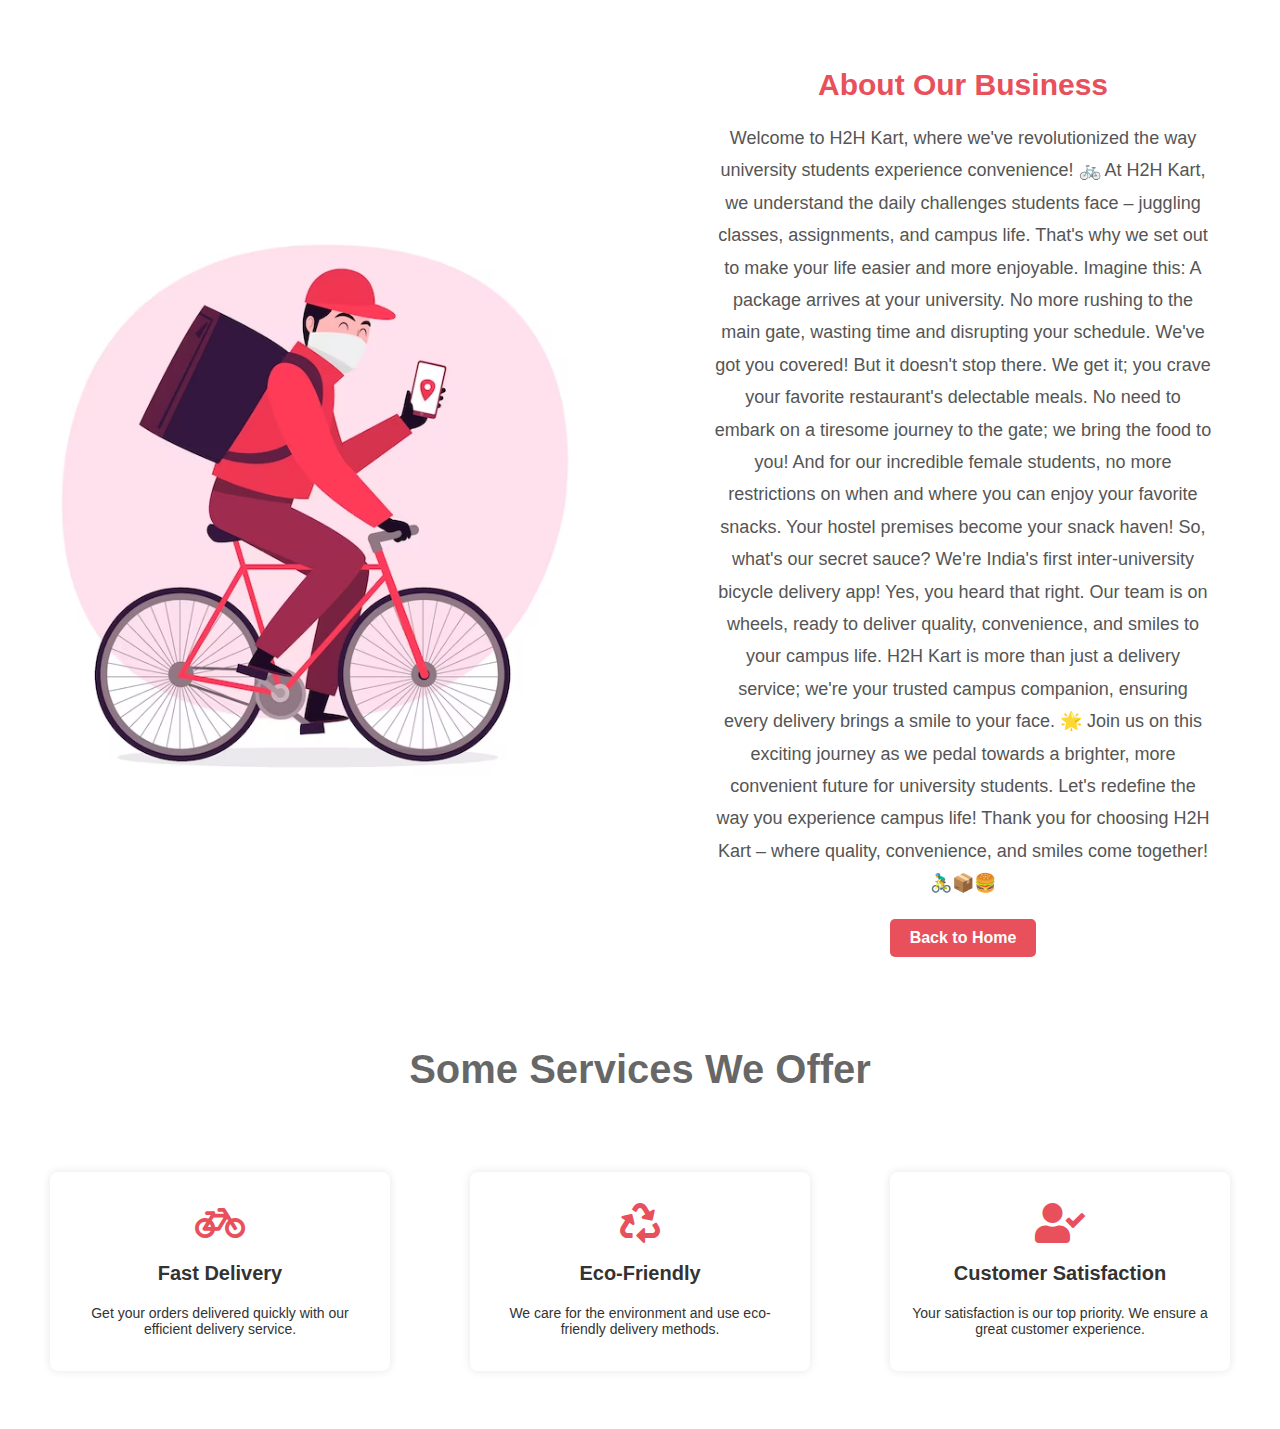
<file: About.html>
<!DOCTYPE html>
<html lang="en">

<head>
    <link rel="stylesheet" href="About.css">
    <link rel="stylesheet" href="https://cdnjs.cloudflare.com/ajax/libs/font-awesome/5.15.3/css/all.min.css">

</head>

<body>
    <!-- Navigation bar (if needed) -->

    <div class="about">
        <div class="center-image">
            <img src="img/img1.jpg" alt="Business Image">
        </div>

        <div class="about-text">
            <h1>About Our Business</h1>
            <p>Welcome to H2H Kart, where we've revolutionized the way university students experience convenience! 🚲 At H2H Kart, we understand the daily challenges students face – juggling classes, assignments, and campus life. That's why we set out to
                make your life easier and more enjoyable. Imagine this: A package arrives at your university. No more rushing to the main gate, wasting time and disrupting your schedule. We've got you covered! But it doesn't stop there. We get it; you
                crave your favorite restaurant's delectable meals. No need to embark on a tiresome journey to the gate; we bring the food to you! And for our incredible female students, no more restrictions on when and where you can enjoy your favorite
                snacks. Your hostel premises become your snack haven! So, what's our secret sauce? We're India's first inter-university bicycle delivery app! Yes, you heard that right. Our team is on wheels, ready to deliver quality, convenience, and
                smiles to your campus life. H2H Kart is more than just a delivery service; we're your trusted campus companion, ensuring every delivery brings a smile to your face. 🌟 Join us on this exciting journey as we pedal towards a brighter, more
                convenient future for university students. Let's redefine the way you experience campus life! Thank you for choosing H2H Kart – where quality, convenience, and smiles come together! 🚴‍♂️📦🍔</p>
            <a href="index.html" class="back-button">Back to Home</a>
        </div>

    </div>



    <h1 class="heading">Some Services We Offer </h1>
    <div class="services">
        <div class="service">
            <div class="service-icon">
                <i class="fas fa-bicycle"></i>
            </div>
            <h3>Fast Delivery</h3>
            <p>Get your orders delivered quickly with our efficient delivery service.</p>
        </div>
        <div class="service">
            <div class="service-icon">
                <i class="fas fa-recycle"></i>
            </div>
            <h3>Eco-Friendly</h3>
            <p>We care for the environment and use eco-friendly delivery methods.</p>
        </div>
        <div class="service">
            <div class="service-icon">
                <i class="fas fa-user-check"></i>
            </div>
            <h3>Customer Satisfaction</h3>
            <p>Your satisfaction is our top priority. We ensure a great customer experience.</p>
        </div>
    </div>


</body>

</html>
</file>
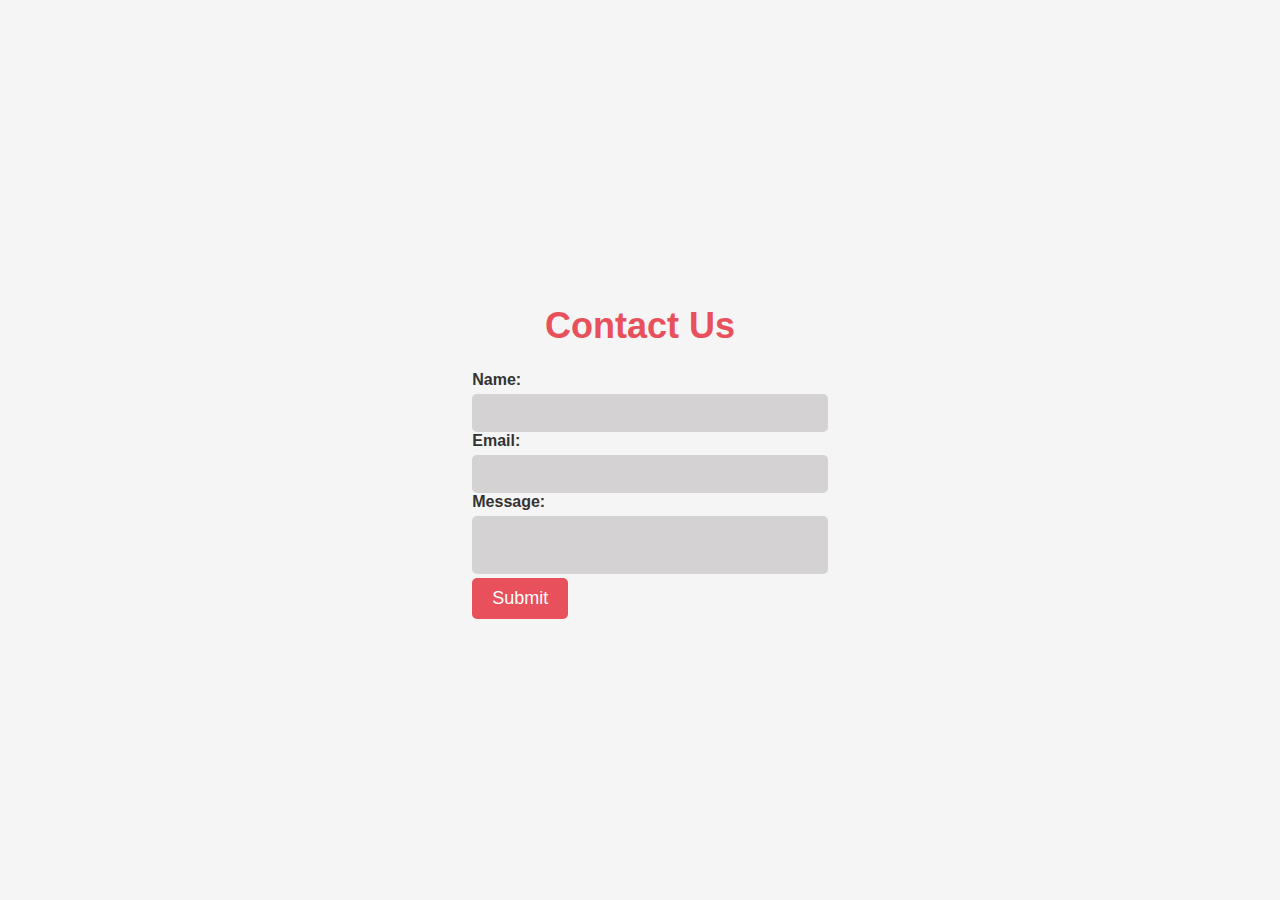
<file: Contact.html>
<!DOCTYPE html>
<html lang="en">

<head>
    <meta charset="UTF-8">
    <meta http-equiv="X-UA-Compatible" content="IE=edge">
    <meta name="viewport" content="width=device-width, initial-scale=1.0">
    <link rel="stylesheet" href="Contact.css">
    <title>Contact Us</title>
</head>

<body>
    <div class="container">
        <h1>Contact Us</h1>
        <form action="process_form.php" method="POST">
            <label for="name">Name:</label>
            <input type="text" id="name" name="name" required>

            <label for="email">Email:</label>
            <input type="email" id="email" name="email" required>

            <label for="message">Message:</label>
            <textarea id="message" name="message" required></textarea>

            <button type="submit">Submit</button>
        </form>


    </div>
</body>

</html>
</file>
<file: About.css>
/* General Styles */
            
            body {
                font-family: 'Arial', sans-serif;
                /* background-color: #f7f7f7; */
                color: #333;
            }
            
            .container {
                max-width: 1000px;
                margin: 0 auto;
                padding: 20px;
            }
            /* Centered Image Section */
            
            .about {
                display: flex;
                align-items: center;
                justify-content: center;
                flex-wrap: wrap;
            }
            
            .center-image img {
                padding: 10px;
                max-width: 90%;
            }
            
            .about-text {
                flex: 1;
                padding: 20px;
                text-align: center;
                border-radius: 50px;
                margin: 20px;
            }
            
            .about-text h1 {
                font-size: 30px;
                /* Slightly smaller title font size */
                color: #E8505B;
                /* Red color for the title */
                margin-bottom: 20px;
            }
            
            .about-text p {
                font-size: 18px;
                line-height: 1.8;
                /* Increased line spacing for improved readability */
                color: #555;
                /* Slightly darker text color for contrast */
                margin: 20px;
            }
            
            .about-text p:first-of-type {
                margin-top: 0;
                /* Remove top margin for the first paragraph */
            }
            
            .about-text p:last-of-type {
                margin-bottom: 0;
                /* Remove bottom margin for the last paragraph */
            }
            
            .services {
                cursor: pointer;
                padding: 30px 0;
                display: flex;
                justify-content: center;
                align-items: center;
                gap: 40px;
                flex-wrap: wrap;
            }
            
            .service {
                text-align: center;
                margin: 20px;
                padding: 20px;
                background-color: #fff;
                border-radius: 8px;
                box-shadow: 0 0 10px rgba(0, 0, 0, 0.1);
                transition: transform 0.2s ease-in-out;
                max-width: 300px;
            }
            
            .service:hover {
                transform: scale(1.05);
            }
            
            .service h3 {
                font-size: 20px;
                margin-top: 15px;
            }
            
            .service p {
                font-size: 14px;
            }
            
            .service-icon {
                font-size: 40px;
                margin: 10px 0;
                color: #E8505B;
            }
            
            .heading {
                color: rgba(0, 0, 0, 0.6);
                font-size: 40px;
                font-family: 'Franklin Gothic Medium', 'Arial Narrow', Arial, sans-serif;
                margin-top: 50px;
                margin-bottom: 30px;
                text-align: center;
            }
            
            .about-text .back-button {
                display: inline-block;
                justify-content: center;
                padding: 10px 20px;
                background-color: #E8505B;
                color: #fff;
                border: none;
                border-radius: 5px;
                margin-top: 20px;
                text-decoration: none;
                font-weight: bold;
                transition: background-color 0.2s;
            }
            
            .about-text .back-button:hover {
                background-color: #bb444c;
            }
</file>
<file: Contact.css>
body {
    margin: 0;
    padding: 0;
    font-family: Arial, sans-serif;
    background-color: #f5f5f5;
}

.container {
    display: flex;
    flex-direction: column;
    align-items: center;
    justify-content: center;
    min-height: 100vh;
}

h1 {
    font-size: 36px;
    color: #E8505B;
}

.contact-form {
    background-color: #fff;
    border-radius: 10px;
    padding: 20px;
    box-shadow: 0 4px 8px rgba(0, 0, 0, 0.2);
    width: 300px;
}

.form-group {
    margin-bottom: 15px;
}

label {
    font-weight: bold;
    color: #333;
    display: block;
    margin-bottom: 5px;
}

input[type="text"],
input[type="email"],
textarea {
    width: 100%;
    padding: 10px;
    border: none;
    background-color: #d4d2d2;
    border-radius: 5px;
    font-size: 16px;
    color: #333;
}

textarea {
    resize: none;
}

button {
    padding: 10px 20px;
    background-color: #E8505B;
    color: white;
    border: none;
    border-radius: 5px;
    font-size: 18px;
    cursor: pointer;
}

button:hover {
    background-color: #bb444c;
}
</file>
